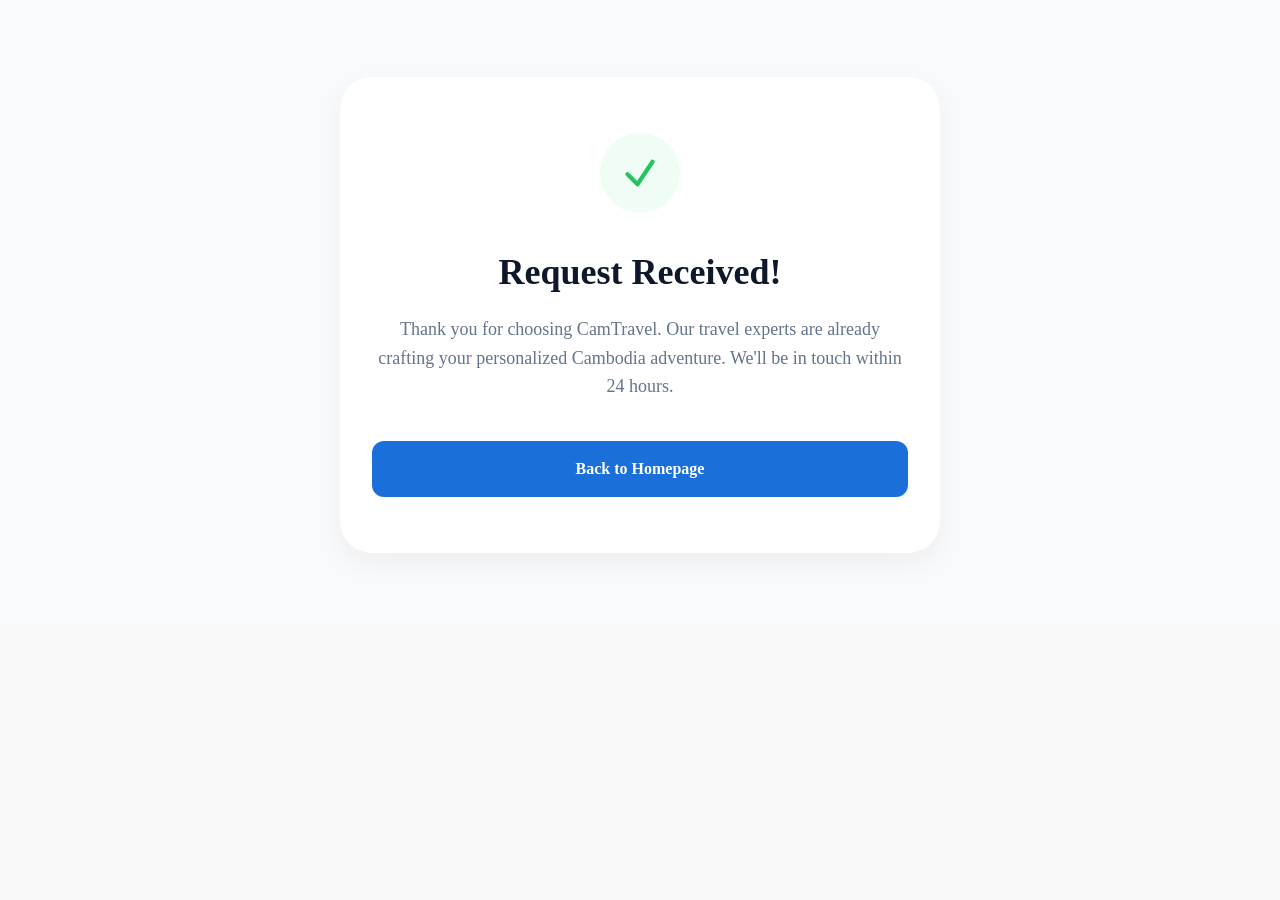
<file: pages/tour-customize-confirm.html>
<!DOCTYPE html>
<html lang="en">

<head>
    <meta charset="UTF-8">
    <meta name="viewport" content="width=device-width, initial-scale=1.0">
    <title>Thank You - Custom Tour | CamTravel</title>
    <link rel="stylesheet" href="../styles/base.css">
    <link rel="stylesheet" href="../styles/layout.css">
    <link rel="stylesheet" href="../styles/components.css">
    <link rel="stylesheet" href="../styles/pages.css">
    <link rel="stylesheet" href="../styles/responsive.css">
    <style>
        .thank-you-container {
            min-height: 70vh;
            display: flex;
            align-items: center;
            justify-content: center;
            padding: 4rem 1.5rem;
            background-color: #f8fafc;
        }

        .thank-you-card {
            background: white;
            padding: 3.5rem 2rem;
            border-radius: 2rem;
            box-shadow: 0 10px 30px rgba(0, 0, 0, 0.05);
            max-width: 600px;
            width: 100%;
            text-align: center;
            animation: slideUp 0.6s cubic-bezier(0.16, 1, 0.3, 1);
        }

        @keyframes slideUp {
            from {
                opacity: 0;
                transform: translateY(20px);
            }

            to {
                opacity: 1;
                transform: translateY(0);
            }
        }

        .success-icon {
            width: 80px;
            height: 80px;
            background: #f0fdf4;
            color: #22c55e;
            border-radius: 50%;
            display: flex;
            align-items: center;
            justify-content: center;
            margin: 0 auto 2rem;
        }

        .thank-you-card h1 {
            color: #0f172a;
            font-size: 2.25rem;
            font-weight: 700;
            margin-bottom: 1rem;
        }

        .thank-you-card p {
            color: #64748b;
            font-size: 1.125rem;
            line-height: 1.6;
            margin-bottom: 2.5rem;
        }

        .thank-you-actions {
            display: flex;
            flex-direction: column;
            gap: 1rem;
        }

        .btn-primary {
            background: #1A6FDB;
            color: white;
            padding: 1rem 2rem;
            border-radius: 0.75rem;
            font-weight: 600;
            text-decoration: none;
            transition: all 0.2s;
        }

        .btn-primary:hover {
            background: #1557ad;
            transform: translateY(-2px);
            box-shadow: 0 4px 12px rgba(26, 111, 219, 0.2);
        }
    </style>
</head>

<body>
    <main class="thank-you-container">
        <div class="thank-you-card">
            <div class="success-icon">
                <svg xmlns="http://www.w3.org/2000/svg" width="40" height="40" fill="none" viewBox="0 0 24 24"
                    stroke-width="2.5" stroke="currentColor">
                    <path stroke-linecap="round" stroke-linejoin="round" d="m4.5 12.75 6 6 9-13.5" />
                </svg>
            </div>
            <h1>Request Received!</h1>
            <p>Thank you for choosing CamTravel. Our travel experts are already crafting your personalized Cambodia
                adventure. We'll be in touch within 24 hours.</p>

            <div class="thank-you-actions">
                <a href="../index.html" class="btn-primary">Back to Homepage</a>
            </div>
        </div>
    </main>

    <!-- Scripts -->
    <script>
        document.addEventListener('DOMContentLoaded', () => {
            const params = new URLSearchParams(window.location.search);
            const dest = params.get('destination');

            if (dest) {
                const destNames = {
                    kampot: 'Kampot',
                    sihanoukville: 'Sihanoukville',
                    battambang: 'Battambang',
                    siemreap: 'Siem Reap',
                    kohkong: 'Koh Kong',
                    kep: 'Kep'
                };

                const destName = destNames[dest.toLowerCase()] || dest;
                const message = document.querySelector('.thank-you-card p');
                message.innerHTML = `Thank you for choosing CamTravel. Our travel experts are already crafting your personalized adventure to <strong>${destName}</strong>. We'll be in touch within 24 hours.`;
            }
        });
    </script>
    <script src="../js/main.js"></script>
    <script src="../js/components/header.js"></script>
    <script src="../js/components/footer.js"></script>
</body>

</html>
</file>
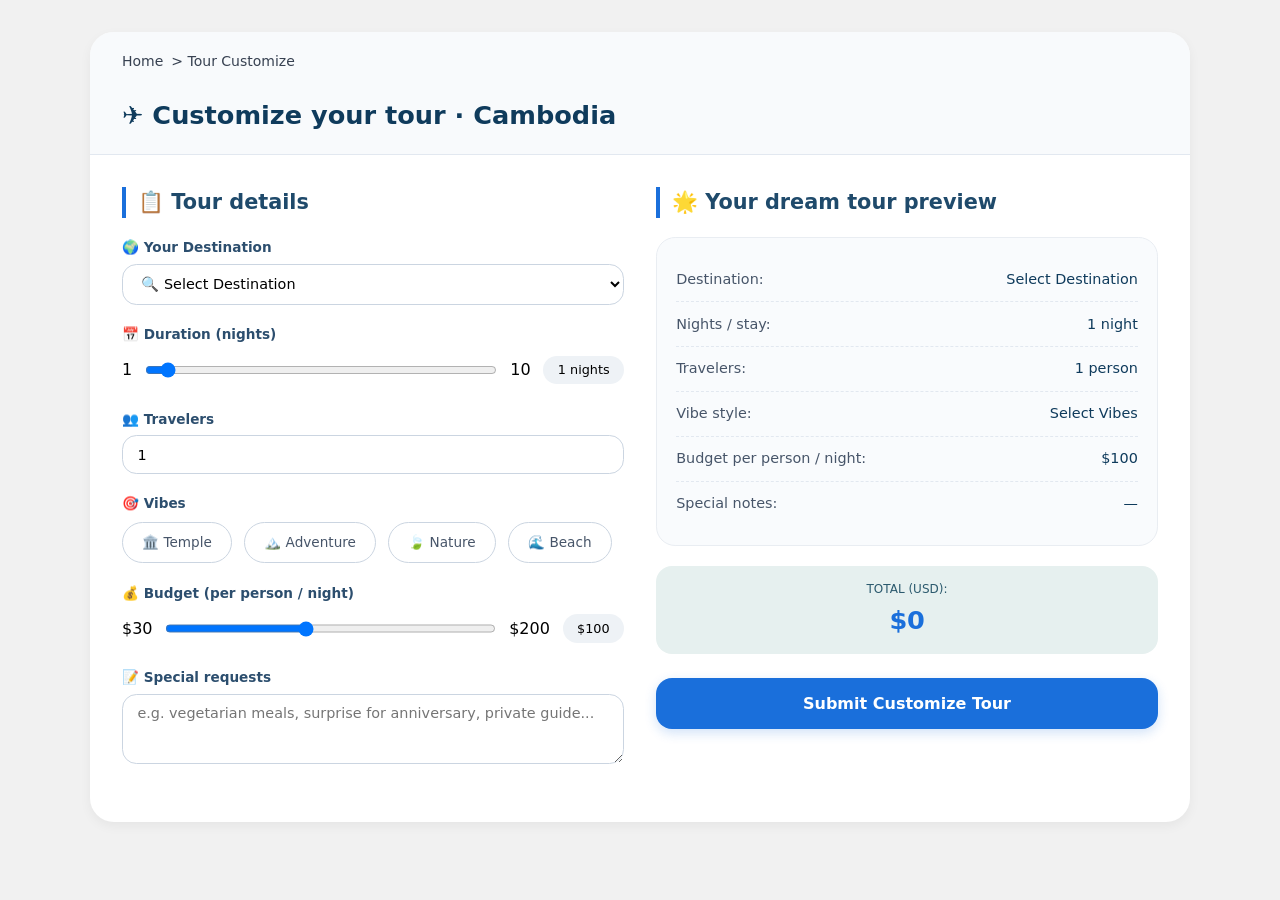
<file: pages/tour-customize.html>
<!DOCTYPE html>
<html lang="en">

<head>
  <meta charset="UTF-8">
  <meta name="viewport" content="width=device-width, initial-scale=1.0">
  <title>CamTravel - Tour Customize</title>
  <link rel="icon" type="image/png" href="./../assets/logo/CamTravel-Logo.png">

  <link rel="stylesheet" href="../styles/base.css">
  <link rel="stylesheet" href="../styles/layout.css">
  <link rel="stylesheet" href="../styles/components.css">
  <link rel="stylesheet" href="../styles/pages.css">
  <link rel="stylesheet" href="../styles/responsive.css">
  <style>
    body {
      background: #f1f1f1;
      font-family: system-ui, -apple-system, 'Segoe UI', Roboto, 'Helvetica Neue', sans-serif;
      padding: 2rem 1.5rem;
      color: black;
    }
  </style>
</head>

<body>
  <div class="tour-card">
    <div class="simple-header">
      <div class="breadcrumb">
        <a href="../index.html">Home</a>
        <a href="tour-customize.html"> > Tour Customize </a>
      </div>
      <h1>✈️ Customize your tour · Cambodia</h1>
    </div>
    <form action="tour-customize-confirm.html" method="GET" id="customizerForm">
      <div class="customizer-layout">
        <!-- LEFT SIDE: FORM -->
        <div class="form-section">
          <h2>📋 Tour details</h2>

          <div class="field">
            <label>🌍 Your Destination</label>
            <select id="destination" name="destination" required>
              <option value="" disabled selected>🔍 Select Destination</option>
              <option value="kampot">🔍 Kampot</option>
              <option value="sihanoukville">🔍 Sihanoukville</option>
              <option value="battambang">🔍 Battambang</option>
              <option value="siemreap">🔍 Siem Reap</option>
              <option value="kohkong">🔍 Koh Kong</option>
              <option value="kep">🔍 Kep</option>
            </select>
          </div>

          <div class="field">
            <label>📅 Duration (nights)</label>
            <div class="range-wrapper">
              <span>1</span>
              <input type="range" id="nightsSlider" name="nights" min="1" max="10" value="1" step="1">
              <span>10</span>
              <span class="range-value" id="nightsValue">1 nights</span>
            </div>
          </div>

          <div class="field">
            <label>👥 Travelers</label>
            <input type="number" id="travelers" name="travelers" min="1" max="20" value="1" step="1" required>
          </div>

          <div class="field">
            <label>🎯 Vibes </label>
            <div class="vibe-chips" id="vibeChips">
              <div class="vibe-chip" data-value="Temple">🏛️ Temple</div>
              <div class="vibe-chip" data-value="Adventure">🏔️ Adventure</div>
              <div class="vibe-chip" data-value="Nature">🍃 Nature</div>
              <div class="vibe-chip" data-value="Beach">🌊 Beach</div>
            </div>
            <input type="hidden" id="vibesSelect" name="vibes" value="">
          </div>

          <div class="field">
            <label>💰 Budget (per person / night)</label>
            <div class="range-wrapper">
              <span>$30</span>
              <input type="range" id="budgetSlider" name="budget" min="30" max="200" value="100" step="5">
              <span>$200</span>
              <span class="range-value" id="budgetValue">$100</span>
            </div>
          </div>

          <div class="field">
            <label>📝 Special requests</label>
            <textarea id="specialRequests" name="specialRequests"
              placeholder="e.g. vegetarian meals, surprise for anniversary, private guide..."></textarea>
          </div>
        </div>

        <!-- RIGHT SIDE: PREVIEW -->
        <div class="preview-section">
          <h2>🌟 Your dream tour preview</h2>
          <div class="preview-card" id="previewBlock">
            <div class="preview-row">
              <span class="preview-label">Destination:</span>
              <span class="preview-value" id="previewDest">Select Destination</span>
            </div>
            <div class="preview-row">
              <span class="preview-label">Nights / stay:</span>
              <span class="preview-value" id="previewNights">1 night</span>
            </div>
            <div class="preview-row">
              <span class="preview-label">Travelers:</span>
              <span class="preview-value" id="previewTravelers">Set travelers</span>
            </div>
            <div class="preview-row">
              <span class="preview-label">Vibe style:</span>
              <span class="preview-value" id="previewStyle">Select Vibes</span>
            </div>
            <div class="preview-row">
              <span class="preview-label">Budget per person / night:</span>
              <span class="preview-value" id="previewBudget">$100</span>
            </div>
            <div class="preview-row">
              <span class="preview-label">Special notes:</span>
              <span class="preview-value" id="previewNotes">—</span>
            </div>
          </div>

          <div class="total-box">
            <div class="total-label">TOTAL (USD):</div>
            <div class="total-amount" id="totalAmount">$0</div>
          </div>

          <button type="submit" class="btn-submit" id="submitTourBtn">Submit Customize Tour</button>
        </div>
      </div>
    </form>
  </div>
  <!-- Scripts -->
  <script src="../js/pages/tourCustomize.js"></script>
</body>

</html>
</file>
<file: styles/base.css>
*,
*::before,
*::after {
    box-sizing: border-box;
    margin: 0;
    padding: 0;
}

html {
    font-size: 16px;
    scroll-behavior: smooth;
}

body {
    font-family: 'Inter';
    color: #1F2937;
    background-color: #F9F9F9;
    line-height: 1.5;
    -webkit-font-smoothing: antialiased;
}

a {
    text-decoration: none;
    color: inherit;
}

ul,
ol {
    list-style: none;
}

button {
    border: none;
    background: none;
    cursor: pointer;
    font-family: inherit;
}

img,
svg {
    display: block;
}
</file>
<file: styles/layout.css>
.container {
    max-width: 1280px;
    margin: 0 auto;
    padding: 0 1rem;
}
.horizontal-scroll-wrapper {
    max-width: 1280px;
    margin: 0 auto;
    padding: 0 1rem;
}
.page-grid {
    display: grid;
    grid-template-columns: 260px 1fr;
    gap: 2rem;
    margin: 2rem auto;
}
.cards-grid {
    display: grid;
    grid-template-columns: repeat(auto-fill, minmax(280px, 1fr));
    gap: 1.5rem;
    margin-top: 1rem;
}
</file>
<file: styles/components.css>
/* Header */

.site-header {
    position: sticky;
    top: 0;
    z-index: 1000;
    width: 100%;
    background-color: #ffffff;
    border-bottom: 1px solid #e5e7eb;
    box-shadow: 0 1px 4px rgba(0, 0, 0, 0.06);
}

.header-inner {
    display: flex;
    align-items: center;
    justify-content: space-between;
    max-width: 1280px;
    margin: 0 auto;
    padding: 0 24px;
    height: 68px;
}

/* Logo  */
.header-logo-img {
    height: 100%;
    width: auto;
    display: block;
}

.header-controls {
    display: flex;
    align-items: center;
    gap: 16px;
}

/* Currency selector */
.currency-selector {
    position: relative;
}

.currency-btn {
    display: flex;
    align-items: center;
    gap: 6px;
    padding: 8px 14px;
    border: 1.5px solid #d1d5db;
    border-radius: 999px;
    background: #ffffff;
    color: #374151;
    font-size: 0.875rem;
    font-weight: 500;
    cursor: pointer;
    transition: border-color 0.2s, box-shadow 0.2s;
    white-space: nowrap;
}

.currency-btn:hover {
    border-color: #9ca3af;
    box-shadow: 0 1px 3px rgba(0, 0, 0, 0.08);
}

.currency-btn:focus-visible {
    outline: 2px solid #1A6FDB;
    outline-offset: 2px;
}

.chevron-icon {
    transition: transform 0.2s ease;
    flex-shrink: 0;
    color: #6b7280;
}

.currency-selector.is-open .chevron-icon {
    transform: rotate(180deg);
}

.currency-dropdown {
    display: none;
    position: absolute;
    top: calc(100% + 6px);
    left: 50%;
    transform: translateX(-50%);
    min-width: 140px;
    background: #ffffff;
    border: 1px solid #e5e7eb;
    border-radius: 10px;
    box-shadow: 0 8px 24px rgba(0, 0, 0, 0.10);
    overflow: hidden;
    z-index: 100;
    animation: fadeSlideDown 0.15s ease;
}

.currency-selector.is-open .currency-dropdown {
    display: block;
}

@keyframes fadeSlideDown {
    from {
        opacity: 0;
        transform: translateX(-50%) translateY(-6px);
    }

    to {
        opacity: 1;
        transform: translateX(-50%) translateY(0);
    }
}

.currency-option {
    padding: 10px 16px;
    font-size: 0.875rem;
    color: #374151;
    cursor: pointer;
    transition: background 0.15s;
}

.currency-option:hover {
    background: #f3f4f6;
}

.currency-option.is-selected {
    color: #1A6FDB;
    font-weight: 600;
    background: #eff6ff;
}

/* CTA Button */
.btn-cta {
    display: inline-flex;
    align-items: center;
    justify-content: center;
    padding: 10px 22px;
    border-radius: 999px;
    background: #1A6FDB;
    color: #ffffff;
    font-size: 0.875rem;
    font-weight: 600;
    letter-spacing: 0.01em;
    white-space: nowrap;
    text-decoration: none;
    cursor: pointer;
    transition: background 0.2s, box-shadow 0.2s, transform 0.15s;
    box-shadow: 0 2px 8px rgba(26, 111, 219, 0.30);
}

.btn-cta:hover {
    background: #1558b8;
    box-shadow: 0 4px 14px rgba(26, 111, 219, 0.40);
    transform: translateY(-1px);
}

.btn-cta:active {
    transform: translateY(0);
    box-shadow: 0 2px 6px rgba(26, 111, 219, 0.25);
}

.btn-cta:focus-visible {
    outline: 2px solid #1A6FDB;
    outline-offset: 3px;
}


/* Component: Site Footer*/

.site-footer {
    background-color: #EFF6FF;
    border-top: 1px solid #dde2ec;
    font-family: 'Inter', 'Segoe UI', Arial, sans-serif;
}

.footer-inner {
    max-width: 1280px;
    margin: 0 auto;
    padding: 32px 24px 0;
}

/* ---- Top: Logo and Rating ---- */
.footer-top {
    display: flex;
    align-items: flex-start;
    gap: 32px;
    margin-bottom: 28px;
}

.footer-brand {
    display: flex;
    flex-direction: column;
    gap: 6px;
}

.footer-logo-img {
    height: 120px;
    width: 120px;
    margin-left: 30px;
}

.footer-tagline {
    font-size: 0.9rem;
    color: #6b7280;
    max-width: 180px;
    line-height: 1.4;
    text-align: center;
}

.footer-rating {
    display: flex;
    align-items: center;
    gap: 12px;
    padding-top: 50px;
    padding-left: 130px;
}

.rating-label {
    font-size: 1.5rem;
    font-weight: 700;
    color: #1a1a2e;
    white-space: nowrap;
}

.rating-stars {
    display: flex;
    align-items: center;
    gap: 4px;
}

/* ---- Mid: 4 Columns ---- */
.footer-columns {
    display: grid;
    grid-template-columns: repeat(4, 1fr);
    gap: 24px;
    padding-bottom: 28px;
    border-bottom: 1px solid #dde2ec;
}

.footer-col-heading {
    font-size: 1.2rem;
    font-weight: 700;
    color: #1a1a2e;
    letter-spacing: 0.06em;
    text-transform: uppercase;
    margin-bottom: 16px;
}

.footer-col-listing {
    display: flex;
    flex-direction: column;
    gap: 12px;
    list-style: none;
    padding: 0;
    margin: 0;
}

.footer-link {
    font-size: 0.9rem;
    color: #4B5563;
    text-decoration: none;
    transition: color 0.15s;
}

.footer-link:hover {
    color: #1A6FDB;
}

/* ---- Payment grid ---- */
.payment-grid {
    display: grid;
    grid-template-columns: repeat(3, 1fr);
    gap: 8px;
    align-items: stretch;
}

.payment-badge {
    display: flex;
    align-items: center;
    justify-content: center;
    width: 72px;
    height: 44px;
    padding: 6px 8px;
    background: transparent;
    overflow: hidden;
    transition: transform 0.15s;
}

.payment-badge:hover {
    transform: translateY(-2px);
}

.payment-logo-img {
    object-fit: contain;
    display: block;
    mix-blend-mode: darken;
}

.payment-logo-mastercard {
    width: 46px;
    height: auto;
}

.payment-logo-visa {
    width: 56px;
    height: auto;
}

.payment-logo-applepay {
    width: 110px;
    height: auto;
}

.payment-logo-aba {
    width: 52px;
    height: auto;
}

.payment-logo-paypal {
    width: 35px;
    height: auto;
}

.payment-logo-alipay {
    width: 44px;
    height: auto;
}

/* ---- Bottom: socials ---- */
.footer-bottom {
    display: flex;
    align-items: center;
    gap: 16px;
    padding: 16px 0 20px;
}

.socials-label {
    font-size: 1.1rem;
    font-weight: 700;
    color: #1a1a2e;
    letter-spacing: 0.06em;
    text-transform: uppercase;
    white-space: nowrap;
}

.socials-list {
    display: flex;
    align-items: center;
    gap: 10px;
}

.social-link {
    display: flex;
    align-items: center;
    justify-content: center;
    width: 36px;
    height: 36px;
    color: #374151;
    background: transparent;
    text-decoration: none;
}

.social-link:hover {
    color: #1A6FDB;
}
</file>
<file: styles/pages.css>
/* Home Page Styles */

/* Destinations sidebar */
.destinations-bar {
    background: white;
    border-radius: 20px;
    padding: 1.5rem;
    box-shadow: 0 4px 12px rgba(0, 0, 0, 0.08);
    text-align: center;
}

/* container */
.container {
    display: flex;
    flex-wrap: wrap;
    gap: 20px;
}

/* card */
.card {
    position: relative;
    width: calc(33.33% - 20px);
    border-radius: 15px;
    overflow: hidden;
    box-shadow: 0 4px 12px rgba(0, 0, 0, 0.1);
    transition: transform 0.3s ease, box-shadow 0.3s ease;
}

/* hover */
.card:hover {
    transform: translateY(-8px);
}

/* image */
.card img {
    width: 100%;
    height: 200px;
    object-fit: cover;
    display: block;
}

/* text */
.card p {
    position: absolute;
    bottom: 10px;
    left: 10px;
    color: white;
    font-weight: bold;
    background: rgba(0, 0, 0, 0.4);
    padding: 5px 10px;
    border-radius: 5px;
}

/* Attractive section & Hidden Gems*/
.Attrativetrips-section {
    color: black;
    padding: 1.5rem;
    border-radius: 20px;
    justify-content: center;
    align-items: center;
    text-align: center;
}

.gems-section {
    color: black;
    padding: 1.5rem;
    border-radius: 20px;
    justify-content: center;
    align-items: center;
    text-align: center;
}

/* scroll container */
.horizontal-scroll-wrapper {
    overflow-x: auto;
    display: flex;
    gap: 1.5rem;
    padding: 1rem;
}

/* card */
.h-card {
    flex: 0 0 280px;
    background: white;
    border-radius: 1.5rem;
    overflow: hidden;
    box-shadow: 0 4px 12px rgba(0, 0, 0, 0.1);
    transition: 0.3s;
}

/* hover */
.h-card:hover {
    transform: translateY(-8px);
}

/* image */
.h-card-img {
    height: 160px;
}

.h-card-img img {
    width: 100%;
    height: 100%;
    object-fit: cover;
    display: block;
}

/* content */
.h-card-content {
    padding: 1rem;
}

.h-card-content h4 {
    margin: 0;
}

.h-card-content p {
    font-size: 0.8rem;
    color: gray;
}


/*Tour Customize style*/
* {
    box-sizing: border-box;
}

.tour-card {
    max-width: 1100px;
    margin: 0 auto;
    background: white;
    border-radius: 1.5rem;
    box-shadow: 0 4px 12px rgba(0, 0, 0, 0.05);
    overflow: hidden;
}

.simple-header {
    background: #f8fafc;
    padding: 1.2rem 2rem;
    border-bottom: 1px solid #e2e8f0;
}

.simple-header h1 {
    font-size: 1.6rem;
    font-weight: 600;
    color: #0f3b5c;
}

.simple-header p {
    font-size: 0.85rem;
    color: #4a627a;
    margin-top: 0.3rem;
}

.customizer-layout {
    display: grid;
    grid-template-columns: 1fr 1fr;
    gap: 2rem;
    padding: 2rem;
}

.form-section h2,
.preview-section h2 {
    font-size: 1.3rem;
    font-weight: 600;
    margin-bottom: 1.2rem;
    border-left: 4px solid #1A6FDB;
    padding-left: 0.75rem;
    color: #1f4a6b;
}

.field {
    margin-bottom: 1.2rem;
}

.field label {
    display: flex;
    align-items: center;
    gap: 0.4rem;
    font-weight: 600;
    font-size: 0.85rem;
    margin-bottom: 0.4rem;
    color: #2c4e6e;
}

select,
input,
textarea {
    width: 100%;
    padding: 0.65rem 0.9rem;
    border: 1px solid #cbd5e1;
    border-radius: 0.9rem;
    font-size: 0.9rem;
    font-family: inherit;
    background: white;
    transition: 0.15s;
}

select:focus,
input:focus,
textarea:focus {
    outline: none;
    border-color: #1A6FDB;
    box-shadow: 0 0 0 2px rgba(26, 111, 219, 0.2);
}

.range-wrapper {
    display: flex;
    align-items: center;
    gap: 0.8rem;
    flex-wrap: wrap;
}

.range-wrapper input {
    flex: 2;
}

.range-value {
    background: #eef2f6;
    padding: 0.3rem 0.9rem;
    border-radius: 2rem;
    font-size: 0.8rem;
    font-weight: 500;
}

textarea {
    resize: vertical;
    min-height: 70px;
}

small {
    font-size: 0.7rem;
    color: #64748b;
    display: block;
    margin-top: 0.3rem;
}

.preview-card {
    background: #f9fbfd;
    border-radius: 1.2rem;
    padding: 1.2rem;
    border: 1px solid #e9edf2;
}

.preview-row {
    display: flex;
    justify-content: space-between;
    padding: 0.7rem 0;
    border-bottom: 1px dashed #e2e8f0;
    font-size: 0.9rem;
}

.preview-row:last-child {
    border-bottom: none;
}

.preview-label {
    font-weight: 500;
    color: #475569;
}

.preview-value {
    font-weight: 500;
    color: #0f3b5c;
    text-align: right;
}

.total-box {
    margin-top: 1.2rem;
    background: #e6f0ef;
    border-radius: 1rem;
    padding: 0.9rem;
    text-align: center;
}

.total-amount {
    font-size: 1.6rem;
    font-weight: 700;
    color: #1A6FDB;
    letter-spacing: -0.3px;
}

.total-label {
    font-size: 0.75rem;
    color: #2c5a6e;
    margin-bottom: 0.2rem;
}

.footnote {
    font-size: 0.7rem;
    text-align: center;
    margin-top: 0.8rem;
    color: #5f7f9c;
}

.simple-footer {
    border-top: 1px solid #e9edf2;
    padding: 1rem 2rem;
    font-size: 0.7rem;
    color: #6c86a0;
    background: #fefefe;
    text-align: center;
    display: flex;
    justify-content: space-between;
    flex-wrap: wrap;
    gap: 0.5rem;
}

/* Submit Button */
.btn-submit {
    width: 100%;
    margin-top: 1.5rem;
    padding: 1rem;
    background: #1A6FDB;
    color: white;
    border: none;
    border-radius: 1rem;
    font-size: 1rem;
    font-weight: 600;
    cursor: pointer;
    transition: all 0.3s ease;
    box-shadow: 0 4px 12px rgba(26, 111, 219, 0.2);
}

.btn-submit:hover {
    transform: translateY(-2px);
    box-shadow: 0 6px 16px rgba(26, 111, 219, 0.3);
    background: linear-gradient(135deg, #257ceb, #154c75);
}

.btn-submit:active {
    transform: translateY(0);
}

.btn-submit.disabled,
.btn-submit:disabled {
    background: #cbd5e1;
    color: #94a3b8;
    cursor: not-allowed;
    transform: none;
    box-shadow: none;
}

.btn-submit.disabled:hover,
.btn-submit:disabled:hover {
    background: #cbd5e1;
    transform: none;
    box-shadow: none;
}

.inline-code {
    background: #f1f5f9;
    padding: 0.2rem 0.4rem;
    border-radius: 8px;
    font-family: monospace;
    font-size: 0.7rem;
}

/* Vibe Chips */
.vibe-chips {
    display: flex;
    flex-wrap: wrap;
    gap: 0.75rem;
    margin-top: 0.5rem;
}

.vibe-chip {
    padding: 0.6rem 1.2rem;
    border: 1.5px solid #cbd5e1;
    border-radius: 2rem;
    background: white;
    font-size: 0.85rem;
    font-weight: 500;
    color: #475569;
    cursor: pointer;
    transition: all 0.2s cubic-bezier(0.4, 0, 0.2, 1);
    user-select: none;
    display: flex;
    align-items: center;
    gap: 0.4rem;
}

.vibe-chip:hover {
    border-color: #1A6FDB;
    color: #1A6FDB;
    background: #f0fdfa;
    transform: translateY(-2px);
}

.vibe-chip.selected {
    background: #1A6FDB;
    color: white;
    border-color: #1A6FDB;
    box-shadow: 0 4px 12px rgba(44, 122, 110, 0.2);
}

.vibe-chip.selected:hover {
    background: #1A6FDB;
    border-color: #1A6FDB;
}

/* Tour Details Page Styles */

.tour-details-container {
    max-width: 1280px;
    margin: 0 auto;
    padding: 24px;
}

/* Breadcrumb */
.breadcrumb {
    font-size: 0.875rem;
    color: #6B7280;
    margin-bottom: 24px;
    display: flex;
    align-items: center;
    gap: 8px;
}

.breadcrumb a {
    color: #374151;
    transition: color 0.2s;
}

.breadcrumb a:hover {
    color: #1A6FDB;
}

.breadcrumb .separator {
    color: #9CA3AF;
    font-size: 0.75rem;
}

/* Hero Section */
.tour-hero-gallery {
    margin-bottom: 40px;
    display: flex;
    gap: 12px;
    height: 360px;
    width: 100%;
}

.tour-hero-gallery .img-1 {
    flex: 3.5;
}

.tour-hero-gallery .row-small {
    flex: 5.4;
    display: flex;
    gap: 12px;
}

.tour-hero-gallery .row-small .img-2 {
    flex: 3;
}

.tour-hero-gallery .row-small .img-3 {
    flex: 1.2;
}

.tour-hero-gallery .row-small .img-4 {
    flex: 1.2;
}

.tour-hero-image-wrapper {
    position: relative;
    width: 100%;
    height: 100%;
    background-color: #E5E7EB;
    display: flex;
    align-items: center;
    justify-content: center;
    border-radius: 16px;
    overflow: hidden;
}

.tour-hero-image-wrapper:hover {
    cursor: pointer;
    opacity: 0.95;
    transition: opacity 0.2s;
}

.tour-hero-img {
    width: 100%;
    height: 100%;
    object-fit: cover;
    display: block;
}

/* When image is empty, show placeholder */
.tour-hero-img[src=""] {
    display: none;
}

.image-placeholder-text {
    position: absolute;
    display: flex;
    flex-direction: column;
    align-items: center;
    gap: 12px;
    color: #9CA3AF;
    font-size: 1.25rem;
    font-weight: 500;
}

.image-placeholder-text.small {
    font-size: 0.9375rem;
    gap: 8px;
}

.tour-hero-img[src]:not([src=""])+.image-placeholder-text {
    display: none;
}

/* Image Lightbox Modal */
.lightbox-modal {
    display: none;
    position: fixed;
    z-index: 1000;
    left: 0;
    top: 0;
    width: 100%;
    height: 100%;
    background-color: rgba(0, 0, 0, 0.85);
    backdrop-filter: blur(4px);
    align-items: center;
    justify-content: center;
    opacity: 0;
    transition: opacity 0.3s ease;
}

.lightbox-modal.active {
    display: flex;
    opacity: 1;
}

.lightbox-image-container {
    background-color: rgba(0, 0, 0, 0.85);
    backdrop-filter: blur(4px);
    padding: 12px;
    border-radius: 4px;
    box-shadow: 0 10px 40px rgba(0, 0, 0, 0.5);
    width: 95vw;
    height: 85vh;
    max-width: 1200px;
    display: flex;
    align-items: center;
    justify-content: center;
    transform: scale(0.95);
    transition: transform 0.3s ease;
}

.lightbox-modal.active .lightbox-image-container {
    transform: scale(1);
}

.lightbox-content {
    width: 100%;
    height: 100%;
    display: block;
    object-fit: contain;
}

.lightbox-close {
    position: absolute;
    top: 20px;
    right: 30px;
    color: #FFFFFF;
    font-size: 32px;
    font-weight: 300;
    cursor: pointer;
    transition: color 0.2s, transform 0.2s;
    z-index: 1002;
    line-height: 1;
}

.lightbox-close:hover {
    color: #E5E7EB;
    transform: scale(1.1);
}

.lightbox-nav {
    background: transparent;
    border: none;
    color: #FFFFFF;
    padding: 20px;
    cursor: pointer;
    transition: transform 0.2s, color 0.2s;
    z-index: 1001;
    display: flex;
    align-items: center;
    justify-content: center;
}

.lightbox-nav:hover {
    color: #E5E7EB;
    transform: scale(1.1);
}

.lightbox-prev {
    position: absolute;
    left: 20px;
}

.lightbox-next {
    position: absolute;
    right: 20px;
}

/* Content Layout */
.tour-content-wrapper {
    display: flex;
    gap: 40px;
    align-items: flex-start;
}

.tour-main-details {
    flex: 1;
    min-width: 0;
}

.tour-sidebar {
    width: 360px;
    position: sticky;
    top: 100px;
}

/* Header Info */
.tour-header-info {
    margin-bottom: 32px;
}

.tour-title {
    font-size: 2.5rem;
    font-weight: 700;
    color: #111827;
    margin-bottom: 16px;
    line-height: 1.2;
}

.tour-meta {
    display: flex;
    flex-wrap: wrap;
    gap: 24px;
    font-size: 1rem;
    color: #4B5563;
}

.meta-item {
    display: flex;
    align-items: center;
    gap: 8px;
}

.meta-item svg {
    color: #6B7280;
}

.meta-item.rating {
    font-weight: 600;
    color: #374151;
}

/* Collapsible Sections */
.tour-collapsible-sections {
    display: flex;
    flex-direction: column;
    gap: 16px;
}

.collapsible-item {
    border: 1px solid #E5E7EB;
    border-radius: 12px;
    background-color: #FFFFFF;
    overflow: hidden;
    transition: box-shadow 0.2s, border-color 0.2s;
}

.collapsible-item:hover {
    border-color: #D1D5DB;
    box-shadow: 0 2px 8px rgba(0, 0, 0, 0.04);
}

.collapsible-header {
    width: 100%;
    display: flex;
    justify-content: space-between;
    align-items: center;
    padding: 20px 24px;
    background: none;
    border: none;
    cursor: pointer;
    text-align: left;
    transition: background-color 0.2s;
}

.collapsible-header:hover {
    background-color: #F9FAFB;
}

.header-title {
    display: flex;
    align-items: center;
    gap: 12px;
}

.header-title svg {
    color: #1A6FDB;
}

.header-title h2 {
    font-size: 1.25rem;
    font-weight: 600;
    color: #111827;
    margin: 0;
}

.chevron-wrapper {
    display: flex;
    align-items: center;
    justify-content: center;
    width: 32px;
    height: 32px;
    border-radius: 50%;
    background-color: #F3F4F6;
    color: #4B5563;
    transition: transform 0.3s ease, background-color 0.2s;
}

.collapsible-header:hover .chevron-wrapper {
    background-color: #E5E7EB;
}

.collapsible-item.active .chevron-wrapper {
    transform: rotate(180deg);
    background-color: #EFF6FF;
    color: #1A6FDB;
}

.collapsible-content {
    max-height: 0;
    overflow: hidden;
    transition: max-height 0.3s cubic-bezier(0.4, 0, 0.2, 1);
    background-color: #FFFFFF;
}

.content-inner {
    padding: 0 24px 24px 24px;
    border-top: 1px solid transparent;
}

.collapsible-item.active .content-inner {
    border-top-color: #F3F4F6;
    padding-top: 20px;
}

/* Content Styles inside collapsibles */
.content-inner p {
    margin-bottom: 16px;
    color: #4B5563;
    line-height: 1.6;
}

.content-inner p:last-child {
    margin-bottom: 0;
}

.highlights-list {
    list-style: none;
    padding: 0;
    margin: 0;
    display: flex;
    flex-direction: column;
    gap: 12px;
}

.highlights-list li {
    display: flex;
    align-items: flex-start;
    gap: 12px;
    color: #4B5563;
}

.highlights-list li::before {
    content: "•";
    color: #FBBF24;
    font-size: 1.5rem;
    line-height: 1;
}

/* Itinerary Timeline */
.itinerary-timeline {
    position: relative;
    padding-left: 24px;
    display: flex;
    flex-direction: column;
    gap: 24px;
}

.itinerary-timeline::before {
    content: '';
    position: absolute;
    left: 7px;
    top: 8px;
    bottom: 8px;
    width: 2px;
    background-color: #E5E7EB;
}

.timeline-item {
    position: relative;
}

.timeline-dot {
    position: absolute;
    left: -24px;
    top: 6px;
    width: 16px;
    height: 16px;
    border-radius: 50%;
    background-color: #FFFFFF;
    border: 3px solid #1A6FDB;
    box-shadow: 0 0 0 4px #FFFFFF;
}

.timeline-content {
    background-color: #F9FAFB;
    padding: 16px 20px;
    border-radius: 12px;
    border: 1px solid #F3F4F6;
}

.timeline-title {
    font-size: 1.125rem;
    font-weight: 600;
    color: #1A6FDB;
    margin-bottom: 8px;
}

.timeline-desc {
    color: #4B5563;
    font-size: 0.9375rem;
    line-height: 1.5;
    margin: 0 !important;
}

ul.timeline-desc {
    list-style: none;
    padding: 0;
    display: flex;
    flex-direction: column;
    gap: 8px;
}

.timeline-desc li {
    display: flex;
    align-items: flex-start;
    gap: 12px;
}

.timeline-desc li::before {
    content: "•";
    color: #FBBF24;
    font-size: 1.5rem;
    line-height: 1;
}

/* Included/Excluded Grid */
.included-excluded-grid {
    display: grid;
    grid-template-columns: 1fr 1fr;
    gap: 24px;
}

.list-heading {
    font-size: 1.125rem;
    font-weight: 600;
    color: #111827;
    margin-bottom: 16px;
}

.included-list ul,
.excluded-list ul {
    list-style: none;
    padding: 0;
    margin: 0;
    display: flex;
    flex-direction: column;
    gap: 12px;
}

.included-list li,
.excluded-list li {
    display: flex;
    align-items: flex-start;
    gap: 12px;
    color: #4B5563;
    line-height: 1.5;
}

.included-list li svg,
.excluded-list li svg {
    flex-shrink: 0;
    margin-top: 4px;
}

.placeholder-note {
    color: #9CA3AF !important;
    font-size: 0.875rem;
}

/* Meeting Point Styles */
.meeting-address {
    display: flex;
    align-items: center;
    gap: 12px;
    color: #374151;
    font-size: 1rem;
    font-weight: 500;
    margin-bottom: 20px;
}

.meeting-map {
    margin: 0 -24px -24px -24px;
}

.meeting-map .map-img {
    width: 100%;
    display: block;
    object-fit: cover;
}

/* Price Table Styles */
.price-table {
    width: 100%;
    max-width: 320px;
    border-collapse: collapse;
    border: 1px solid #374151;
    margin-top: 8px;
    margin-bottom: 8px;
}

.price-table th {
    background-color: #1FA7EC;
    color: #FFFFFF;
    font-weight: 600;
    padding: 12px;
    text-align: center;
    border: 1px solid #374151;
}

.price-table td {
    padding: 12px;
    text-align: center;
    font-weight: 600;
    color: #1F2937;
    border: 1px solid #374151;
}

/* Cancellation Policy Styles */
.cancellation-policy {
    display: flex;
    align-items: flex-start;
    gap: 12px;
    color: #374151;
    font-size: 1rem;
    line-height: 1.5;
}

.cancellation-policy svg {
    flex-shrink: 0;
    margin-top: 2px;
}

.cancellation-policy .policy-text p {
    margin: 0 0 8px 0;
}

.cancellation-policy .policy-text p:last-child {
    margin-bottom: 0;
}

/* Tour Review Styles */
.tour-reviews {
    display: flex;
    flex-direction: column;
    gap: 24px;
}

.review-summary {
    display: flex;
    align-items: center;
    gap: 16px;
    padding-bottom: 24px;
    border-bottom: 1px solid #E5E7EB;
}

.review-score {
    font-size: 2.5rem;
    font-weight: 700;
    color: #111827;
    line-height: 1;
}

.review-stars {
    display: flex;
    gap: 2px;
}

.review-text {
    color: #6B7280;
    font-size: 0.9375rem;
}

.review-list {
    display: flex;
    flex-direction: column;
    gap: 20px;
}

.review-card {
    background-color: #F9FAFB;
    border-radius: 12px;
    padding: 20px;
    border: 1px solid #F3F4F6;
}

.review-card.pinned-review {
    background-color: #EFF6FF;
    border-color: #BFDBFE;
}

.pinned-badge {
    margin-left: auto;
    display: flex;
    align-items: center;
    gap: 6px;
    color: #1A6FDB;
    font-size: 0.75rem;
    font-weight: 600;
    background-color: #FFFFFF;
    padding: 4px 10px;
    border-radius: 16px;
    border: 1px solid #DBEAFE;
    text-transform: uppercase;
    letter-spacing: 0.05em;
}

.reviewer-info {
    display: flex;
    align-items: center;
    gap: 12px;
    margin-bottom: 12px;
}

.reviewer-avatar {
    width: 40px;
    height: 40px;
    border-radius: 50%;
    background-color: #1A6FDB;
    color: #FFFFFF;
    display: flex;
    align-items: center;
    justify-content: center;
    font-weight: 600;
    font-size: 1.125rem;
}

.reviewer-details h4 {
    margin: 0 0 4px 0;
    font-size: 1rem;
    color: #111827;
    font-weight: 600;
}

.review-date {
    font-size: 0.875rem;
    color: #6B7280;
}

.review-item-stars {
    display: flex;
    gap: 2px;
    color: #00B67A;
    margin-bottom: 8px;
}

.review-content {
    margin: 0;
    color: #4B5563;
    line-height: 1.6;
    font-style: italic;
}

/* Booking Widget */
.booking-widget {
    background-color: #FFFFFF;
    border: 1px solid #E5E7EB;
    border-radius: 16px;
    padding: 32px;
    box-shadow: 0 10px 25px rgba(0, 0, 0, 0.05);
}

.widget-price {
    margin-bottom: 24px;
}

.price-from-label {
    font-size: 0.875rem;
    color: #6B7280;
    margin-bottom: 4px;
}

.price-value {
    display: flex;
    align-items: baseline;
    gap: 8px;
}

.amount {
    font-size: 2rem;
    font-weight: 700;
    color: #111827;
}

.per-person {
    font-size: 1rem;
    color: #6B7280;
}

.widget-action {
    margin-bottom: 24px;
}

.btn-book-now {
    width: 100%;
    padding: 16px;
    background-color: #1A6FDB;
    color: #FFFFFF;
    font-size: 1.125rem;
    font-weight: 600;
    border-radius: 8px;
    cursor: pointer;
    transition: background-color 0.2s, transform 0.1s;
    border: none;
    display: flex;
    justify-content: center;
    align-items: center;
}

.btn-book-now:hover {
    background-color: #1558B8;
}

.btn-book-now:active {
    transform: scale(0.98);
}

.widget-features {
    display: flex;
    flex-direction: column;
    gap: 16px;
    padding-top: 24px;
    border-top: 1px solid #E5E7EB;
}

.feature-item {
    display: flex;
    align-items: center;
    gap: 12px;
    font-size: 0.9375rem;
    color: #1A6FDB;
}

.feature-item svg {
    flex-shrink: 0;
}

/* Image Lightbox Modal */
.lightbox-modal {
    display: none;
    position: fixed;
    z-index: 1000;
    left: 0;
    top: 0;
    width: 100%;
    height: 100%;
    background-color: rgba(0, 0, 0, 0.85);
    backdrop-filter: blur(4px);
    align-items: center;
    justify-content: center;
    opacity: 0;
    transition: opacity 0.3s ease;
}

.lightbox-modal.active {
    display: flex;
    opacity: 1;
}

.lightbox-image-container {
    background-color: rgba(0, 0, 0, 0.85);
    backdrop-filter: blur(4px);
    padding: 12px;
    border-radius: 4px;
    box-shadow: 0 10px 40px rgba(0, 0, 0, 0.5);
    width: 95vw;
    height: 85vh;
    max-width: 1200px;
    display: flex;
    align-items: center;
    justify-content: center;
    transform: scale(0.95);
    transition: transform 0.3s ease;
}

.lightbox-modal.active .lightbox-image-container {
    transform: scale(1);
}

.lightbox-content {
    width: 100%;
    height: 100%;
    display: block;
    object-fit: contain;
}

.lightbox-close {
    position: absolute;
    top: 20px;
    right: 30px;
    color: #FFFFFF;
    font-size: 32px;
    font-weight: 300;
    cursor: pointer;
    transition: color 0.2s, transform 0.2s;
    z-index: 1002;
    line-height: 1;
}

.lightbox-close:hover {
    color: #E5E7EB;
    transform: scale(1.1);
}

.lightbox-nav {
    background: transparent;
    border: none;
    color: #FFFFFF;
    padding: 20px;
    cursor: pointer;
    transition: transform 0.2s, color 0.2s;
    z-index: 1001;
    display: flex;
    align-items: center;
    justify-content: center;
}

.lightbox-nav:hover {
    color: #E5E7EB;
    transform: scale(1.1);
}

.lightbox-prev {
    position: absolute;
    left: 20px;
}

.lightbox-next {
    position: absolute;
    right: 20px;
}
</file>
<file: styles/responsive.css>
/* Responsive Design (Tablets & Mobile)*/

/* ---- Tablet view (max-width: 992px) ---- */
@media (max-width: 992px) {

    /* Header layout adjustments */
    .header-inner {
        padding: 0 16px;
        height: 56px;
    }

    .header-logo-img {
        height: 45px;
        width: auto;
    }

    .header-controls {
        gap: 10px;
    }

    .currency-btn {
        padding: 6px 12px;
        font-size: 0.8rem;
    }

    .btn-cta {
        padding: 8px 16px;
        font-size: 0.8rem;
    }

    /* Footer layout adjustments */
    .footer-columns {
        grid-template-columns: repeat(2, 1fr);
        gap: 40px 24px;
    }

    .footer-rating {
        padding-left: 20px;
    }

    /* ---- Tour Details Page ---- */
    .tour-details-container {
        padding: 20px 16px;
    }

    .tour-header-info {
        margin-bottom: 24px;
    }

    .tour-title {
        font-size: 1.85rem;
    }

    .tour-meta {
        gap: 16px;
        font-size: 0.9375rem;
    }

    .tour-hero-gallery {
        height: auto;
        flex-direction: column;
        gap: 10px;
    }

    .tour-hero-image-wrapper {
        border-radius: 12px;
    }

    .tour-hero-gallery .img-1 {
        height: 350px;
    }

    .tour-hero-gallery .row-small {
        display: flex;
        gap: 10px;
        height: 150px;
        width: 100%;
    }

    .tour-hero-gallery .img-2,
    .tour-hero-gallery .img-3,
    .tour-hero-gallery .img-4 {
        flex: 1;
        height: 100%;
    }

    .tour-content-wrapper {
        flex-direction: column;
        gap: 32px;
    }

    .tour-sidebar {
        width: 100%;
        position: static;
        order: -1;
        /* Move booking widget to top on tablet if desired? No, usually it's below title but above details on mobile. Let's keep it below for now or use order. */
    }

    .booking-widget {
        width: 100%;
    }

    .included-excluded-grid {
        grid-template-columns: 1fr;
        gap: 20px;
    }
}

/* ---- Mobile view (max-width: 576px) ---- */
@media (max-width: 576px) {

    /* Header layout adjustments */
    .header-inner {
        padding: 0 12px;
        height: 50px;
    }

    .header-logo-img {
        height: 40px;
        width: auto;
    }

    .header-controls {
        gap: 6px;
    }

    .currency-btn {
        padding: 4px 8px;
        font-size: 0.7rem;
    }

    .btn-cta {
        padding: 6px 12px;
        font-size: 0.7rem;
    }

    /* Footer layout adjustments */
    .footer-inner {
        padding: 24px 16px 0;
    }

    /* Stack logo and rating in the central */
    .footer-top {
        flex-direction: column;
        align-items: center;
        text-align: center;
        gap: 16px;
    }

    .footer-logo-img {
        margin-left: 30px;
    }

    .footer-rating {
        padding-top: 10px;
        padding-left: 0;
        flex-direction: column;
        gap: 8px;
    }

    /* Stack all columns into one column */
    .footer-columns {
        grid-template-columns: 1fr;
        text-align: center;
        gap: 32px;
    }

    .footer-col-listing {
        align-items: center;
    }

    .payment-grid {
        grid-template-columns: repeat(3, min-content);
        justify-content: center;
    }

    .footer-bottom {
        flex-direction: column;
        justify-content: center;
        gap: 12px;
    }

    /* ---- Tour Details Page ---- */
    .tour-title {
        font-size: 1.5rem;
        margin-bottom: 12px;
    }

    .tour-meta {
        gap: 12px 16px;
    }

    .tour-hero-gallery .img-1 {
        height: 240px;
    }

    .tour-hero-gallery .row-small {
        height: 100px;
    }

    .collapsible-header {
        padding: 14px 16px;
    }

    .collapsible-header h2 {
        font-size: 1rem;
    }

    .content-inner {
        padding: 16px;
    }

    .price-table th,
    .price-table td {
        padding: 10px 8px;
        font-size: 0.875rem;
    }

    .review-summary {
        padding: 16px;
        flex-direction: column;
        align-items: center;
        text-align: center;
    }

    .review-score {
        font-size: 2.25rem;
    }

    .review-card {
        padding: 16px;
    }

    /* Lightbox Mobile Adjustments */
    .lightbox-nav {
        padding: 10px;
    }

    .lightbox-prev {
        left: 10px;
    }

    .lightbox-next {
        right: 10px;
    }

    .lightbox-image-container {
        padding: 8px;
        width: 95vw;
        height: auto;
        max-height: 70vh;
    }
}

/* 📱 Mobile (1 card) */
.card,
.h-card {
    width: 100%;
}

/* 💻 Desktop (3 cards) */
@media (min-width: 576px) {

    .card,
    .h-card {
        width: calc(33.33% - 20px);
    }
}
</file>
